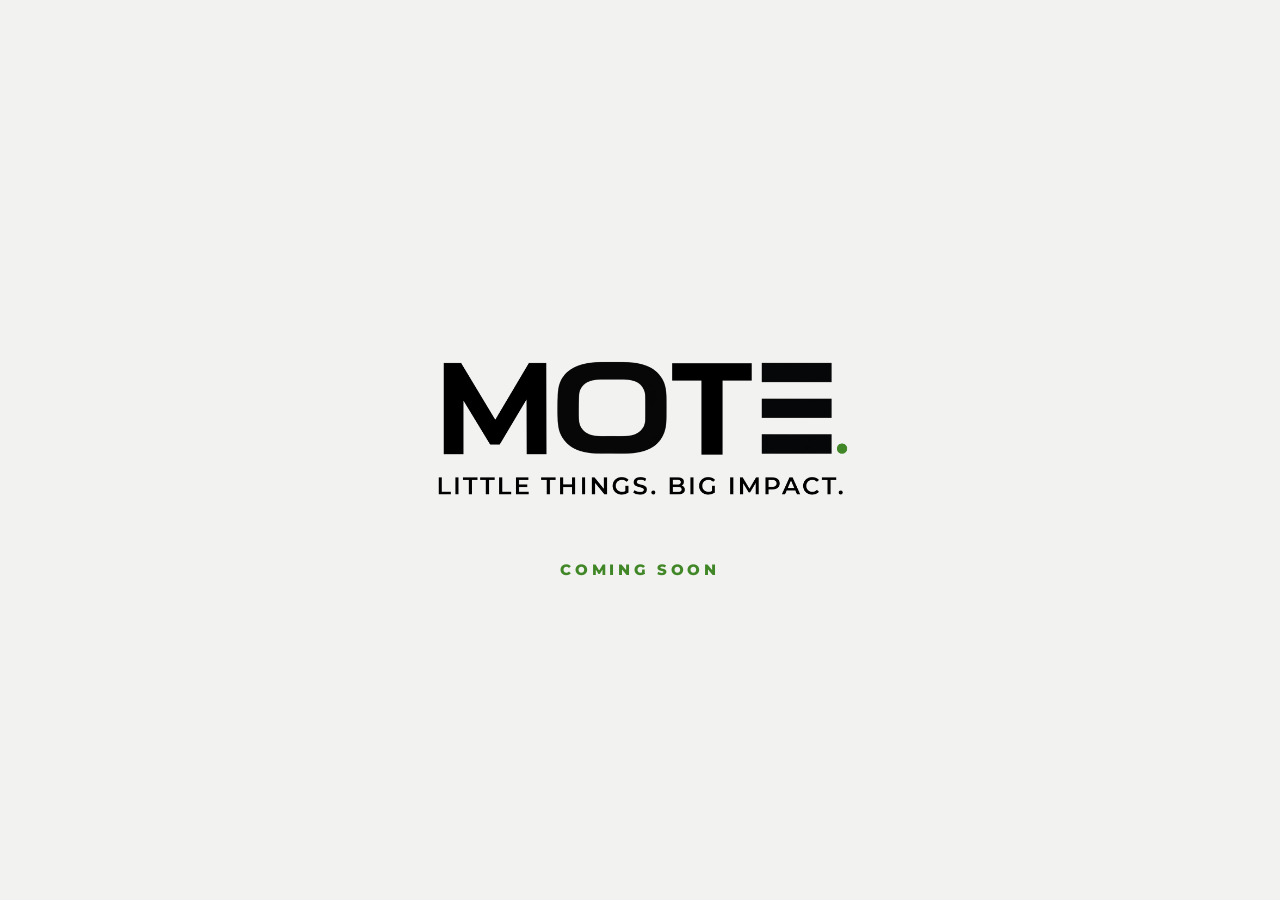
<file: index.html>
<!doctype html>
<html lang="en">
<head>
  <meta charset="utf-8">
  <meta name="viewport" content="width=device-width, initial-scale=1">
  <title>Mote — Coming Soon</title>
  <meta name="description" content="Mote is coming soon.">
  <meta name="theme-color" content="#080F12">
  <link rel="icon" type="image/png" href="assets/mote-favicon.png">
  <link rel="preconnect" href="https://fonts.googleapis.com">
  <link rel="preconnect" href="https://fonts.gstatic.com" crossorigin>
  <link href="https://fonts.googleapis.com/css2?family=Montserrat:wght@400;500;600;700;800;900&display=swap" rel="stylesheet">
  <link rel="stylesheet" href="assets/mote-theme.css">
</head>
<body class="site-page site-coming-soon theme-light">
  <main>
    <img src="assets/mote-logo-complete.png" alt="Mote — Little things. Big impact.">
    <p>Coming soon</p>
  </main>
</body>
</html>
</file>
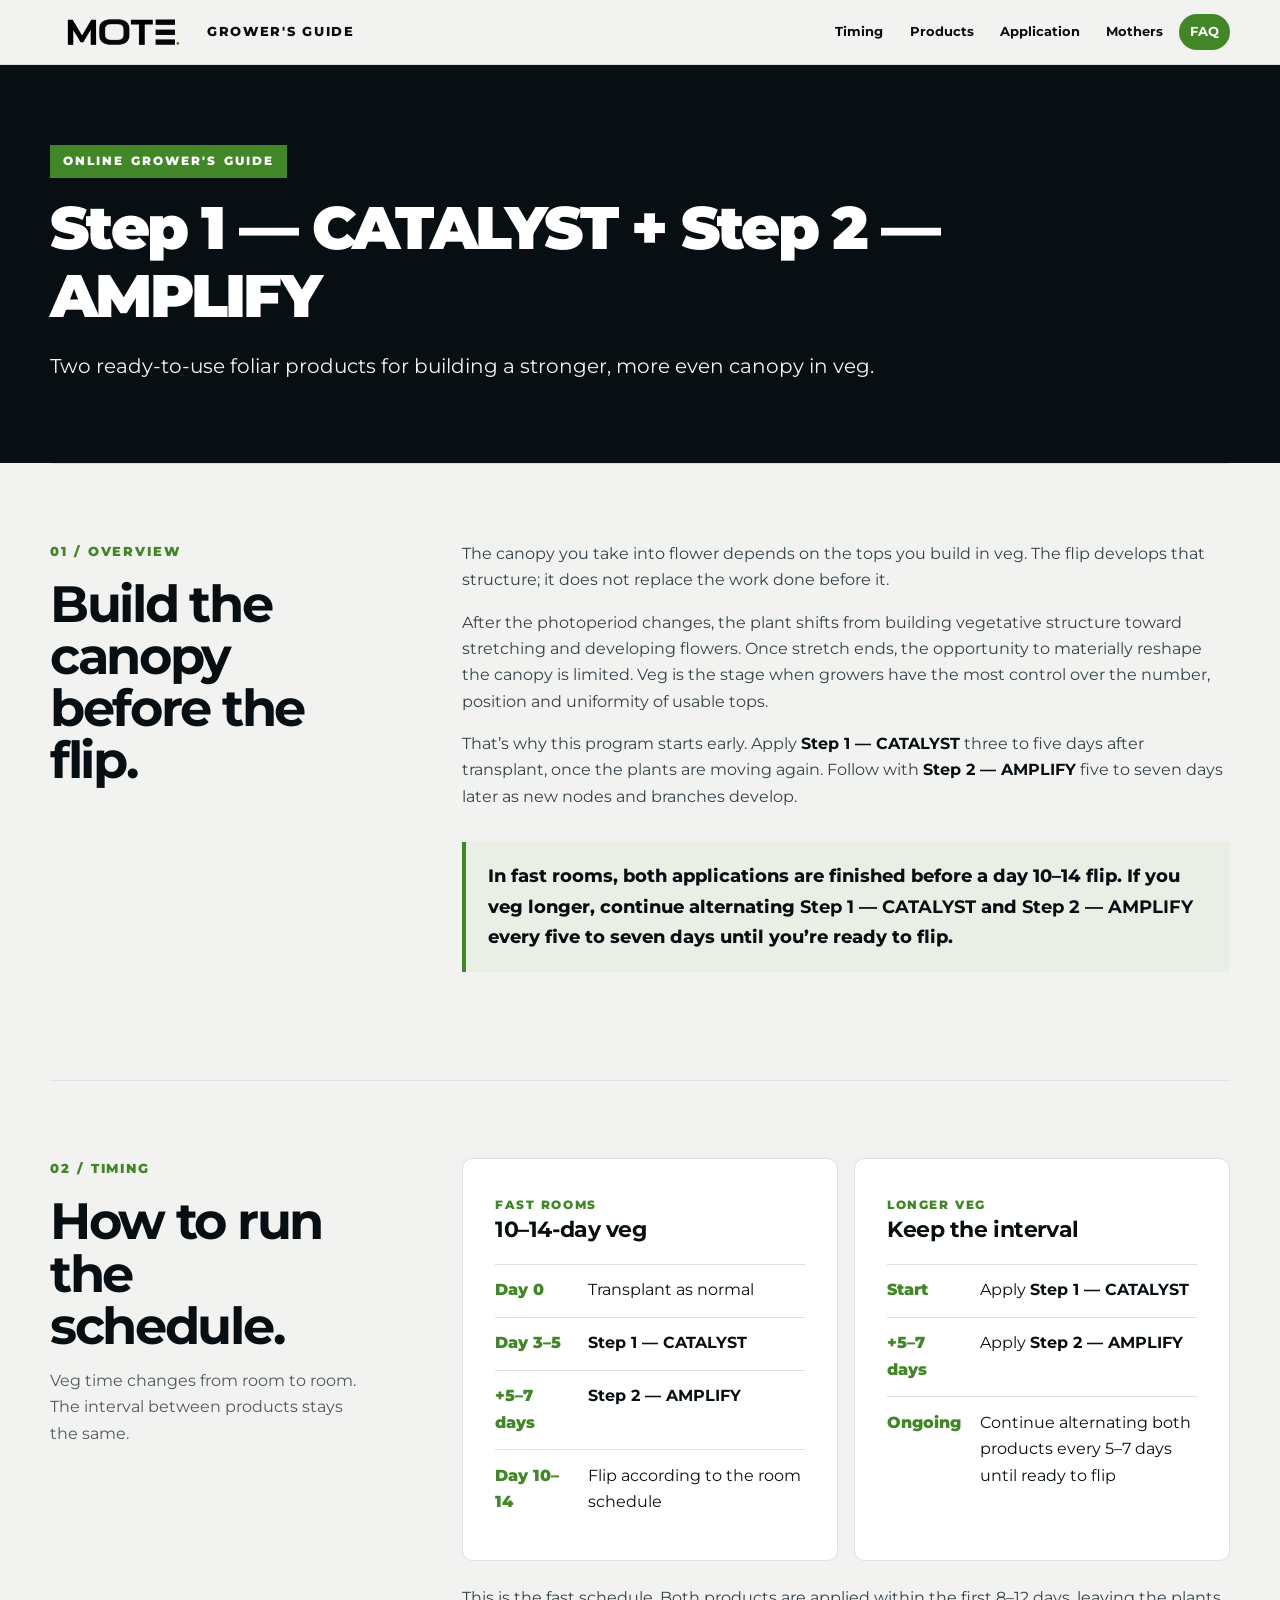
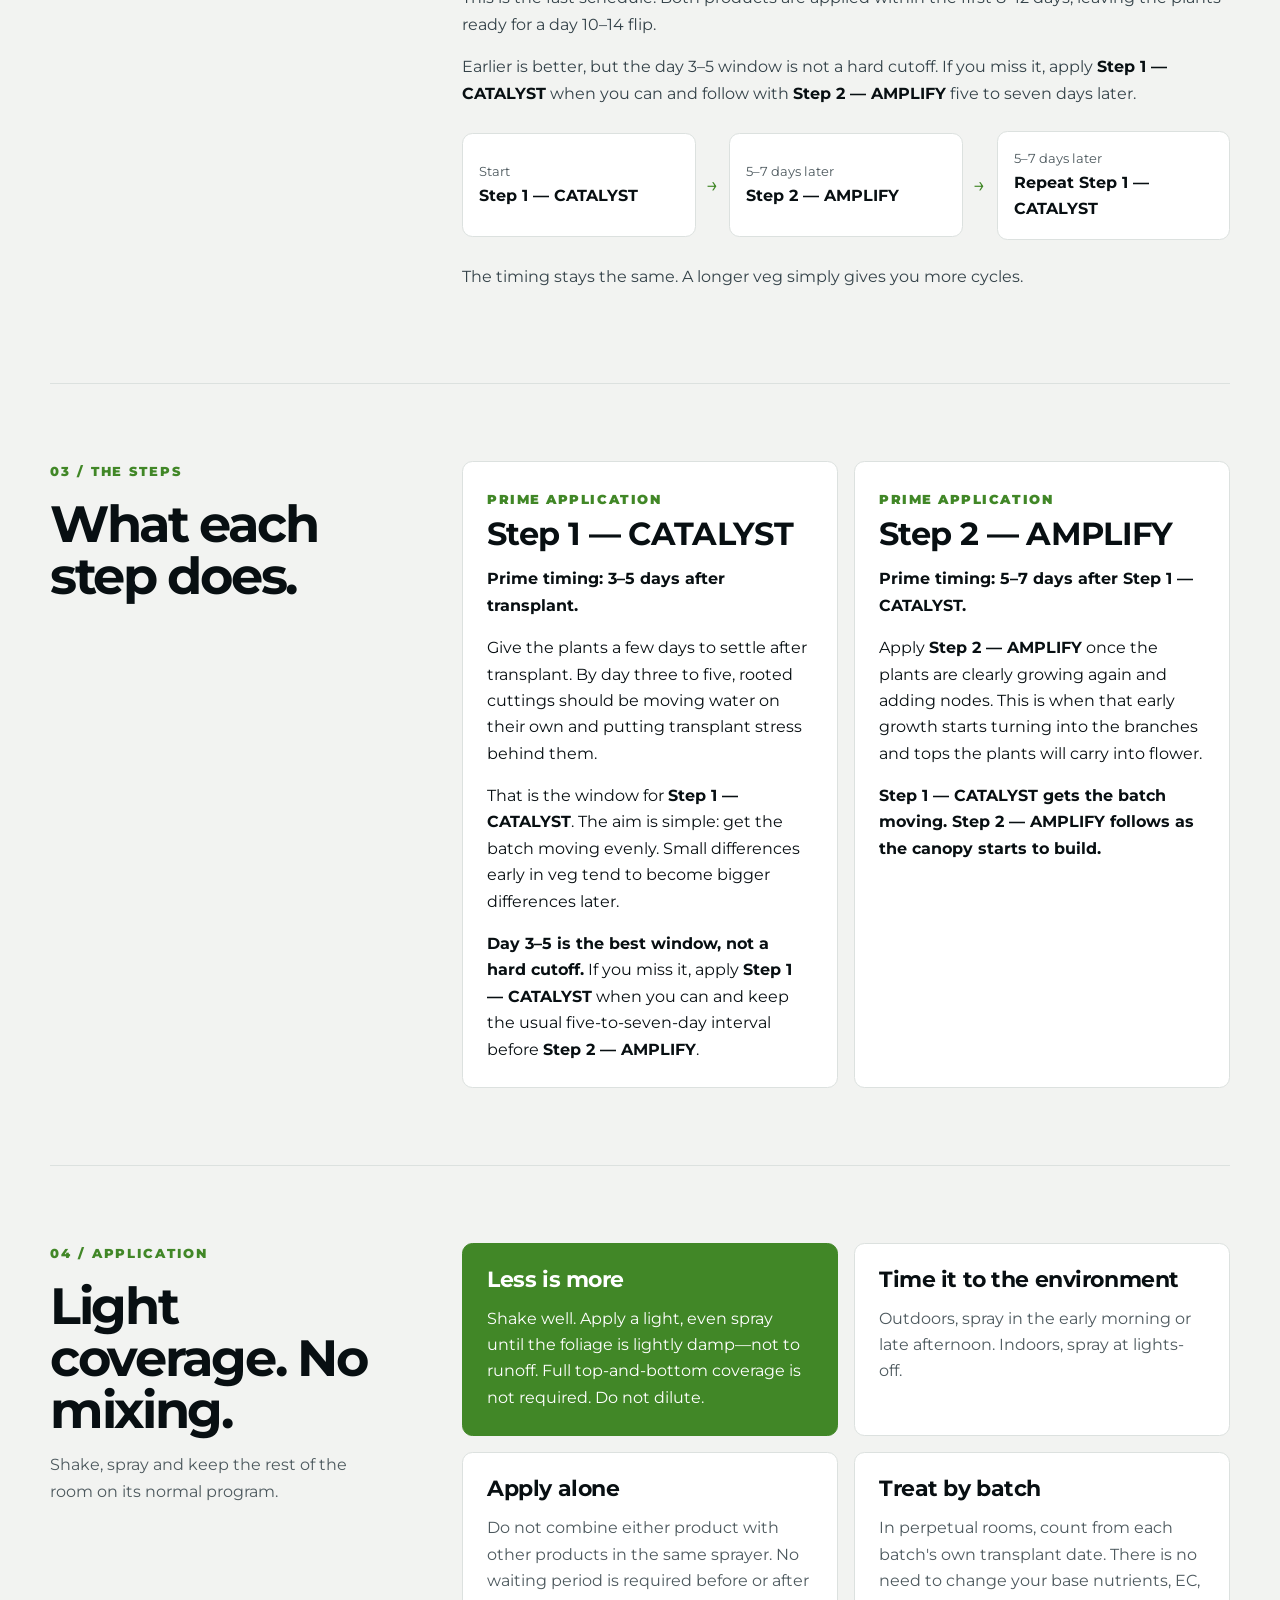
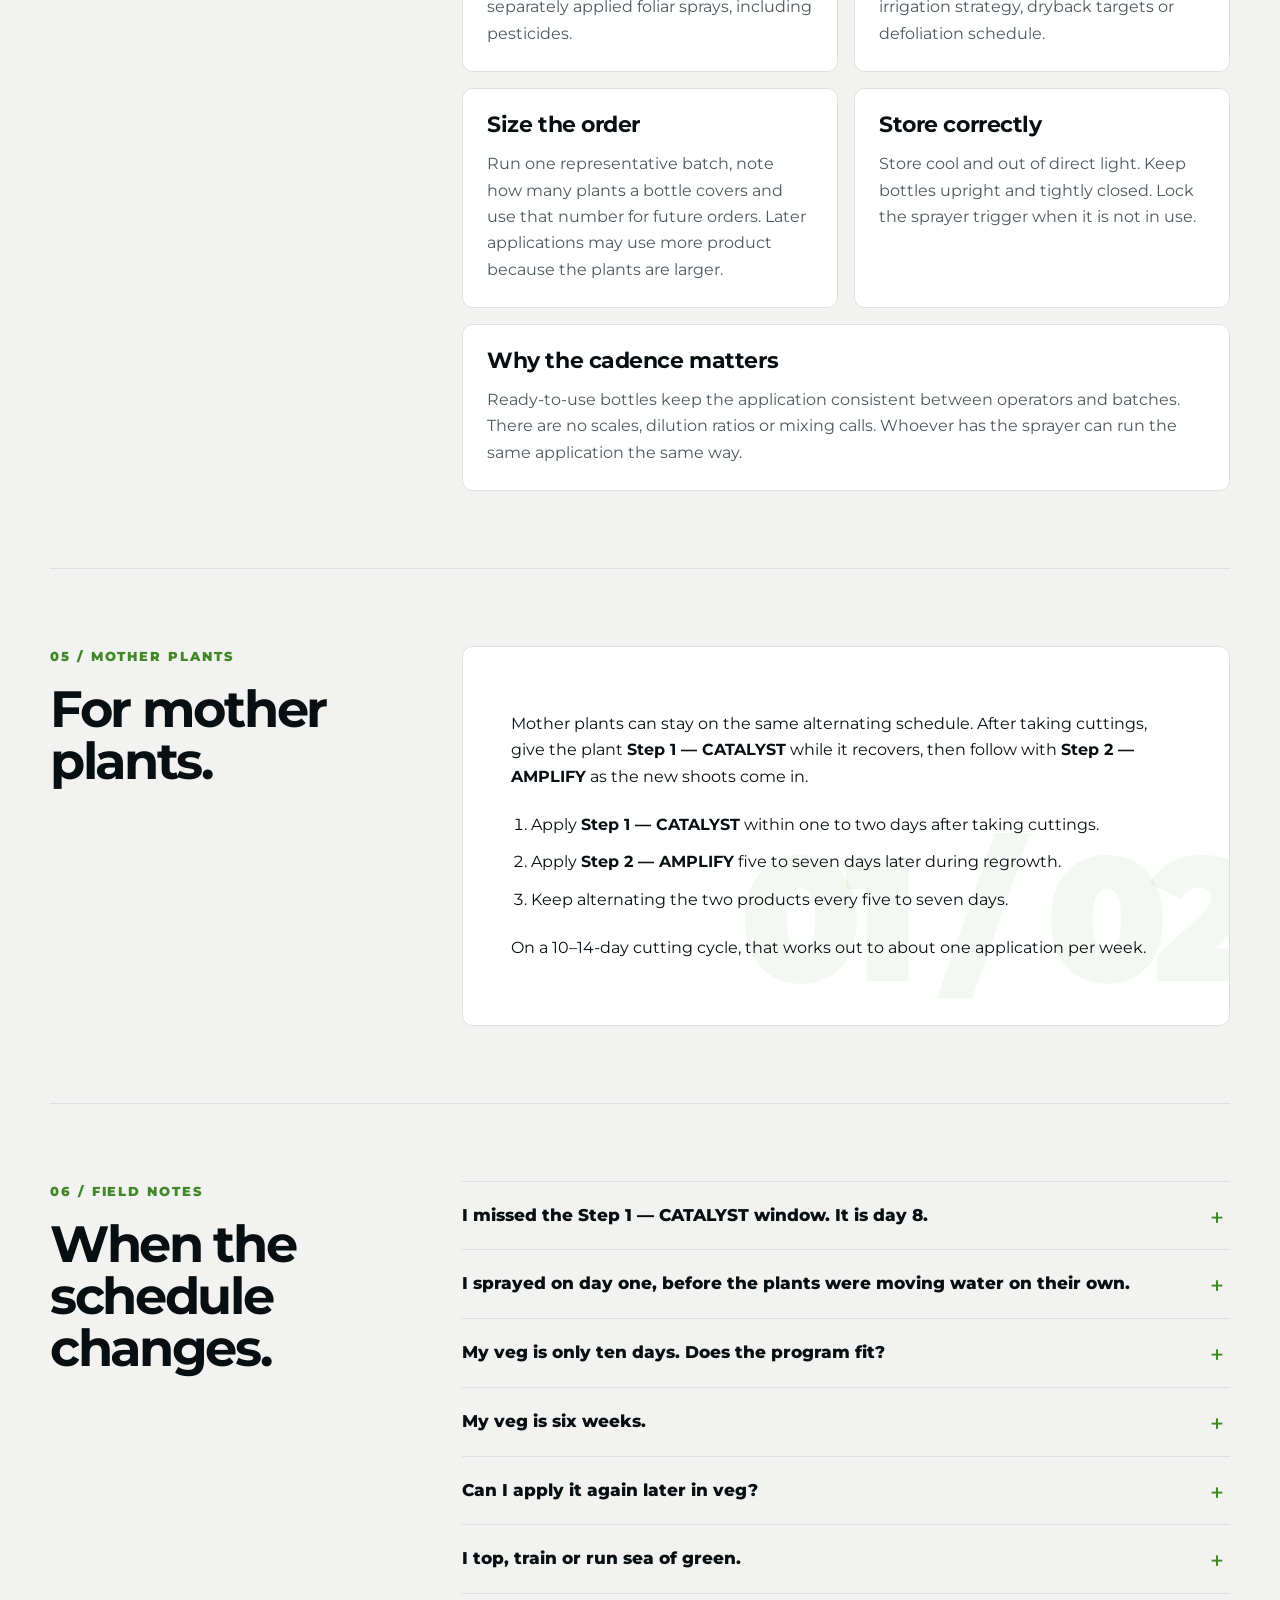
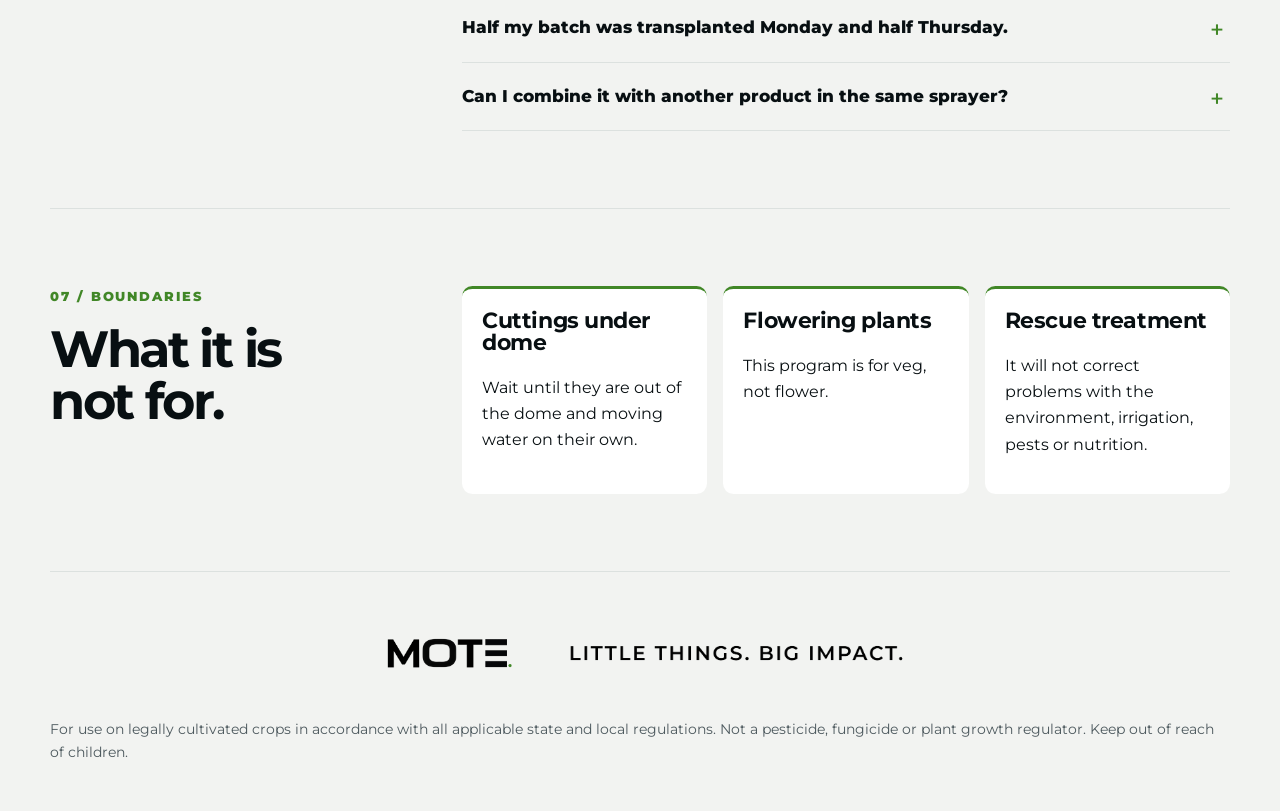
<file: growers-guide/index.html>
<!doctype html>
<html lang="en">
<head>
  <meta charset="utf-8">
  <meta name="viewport" content="width=device-width, initial-scale=1">
  <title>Mote Grower's Guide | Step 1 — CATALYST + Step 2 — AMPLIFY</title>
  <meta name="description" content="Mote application timing and operating guidance for Step 1 — CATALYST and Step 2 — AMPLIFY.">
  <meta name="theme-color" content="#080F12">
  <link rel="icon" type="image/png" href="../assets/mote-favicon.png">
  <link rel="preconnect" href="https://fonts.googleapis.com">
  <link rel="preconnect" href="https://fonts.gstatic.com" crossorigin>
  <link href="https://fonts.googleapis.com/css2?family=Montserrat:wght@400;500;600;700;800;900&display=swap" rel="stylesheet">
  <link rel="stylesheet" href="../assets/mote-theme.css">
</head>
<body class="site-page site-guide">
  <header class="topbar">
    <div class="topbar-inner">
      <a class="brand" href="#top" aria-label="Mote Step 1 — CATALYST and Step 2 — AMPLIFY guide home">
        <img class="brand-logo" src="../assets/mote-logo-notagline.png" alt="Mote">
        <span>Grower's Guide</span>
      </a>
      <nav class="quick-nav" aria-label="Guide sections">
        <a href="#timing">Timing</a>
        <a href="#products">Products</a>
        <a href="#application">Application</a>
        <a href="#mothers">Mothers</a>
        <a href="#faq">FAQ</a>
      </nav>
    </div>
  </header>

  <main id="top">
    <section class="hero theme-dark" aria-labelledby="page-title">
      <div>
        <p class="eyebrow">Online grower's guide</p>
        <h1 id="page-title">Step 1 — CATALYST <span>+</span> Step 2 — AMPLIFY</h1>
        <p class="lede">Two ready-to-use foliar products for building a stronger, more even canopy in veg.</p>
      </div>

      <div class="step-stack" aria-label="Prime 10 to 14 day schedule">
        <div class="step">
          <span class="step-number">1</span>
          <small>Day 3–5</small>
          <b>Step 1 — CATALYST</b>
          <p>Establish an even start after transplant.</p>
        </div>
        <div class="step">
          <span class="step-number">2</span>
          <small>5–7 days later</small>
          <b>Step 2 — AMPLIFY</b>
          <p>Support active growth as nodes and branches develop.</p>
        </div>
        <div class="flip-band">
          <span>Prime flip window</span>
          <span>Day 10–14</span>
        </div>
      </div>
    </section>

    <section class="section" id="overview">
      <div class="section-grid">
        <header class="section-label">
          <span class="index">01 / OVERVIEW</span>
          <h2>Build the canopy before the flip.</h2>
        </header>
        <div class="prose">
          <p>The canopy you take into flower depends on the tops you build in veg. The flip develops that structure; it does not replace the work done before it.</p>
          <p>After the photoperiod changes, the plant shifts from building vegetative structure toward stretching and developing flowers. Once stretch ends, the opportunity to materially reshape the canopy is limited. Veg is the stage when growers have the most control over the number, position and uniformity of usable tops.</p>
          <p>That’s why this program starts early. Apply <strong>Step 1 — CATALYST</strong> three to five days after transplant, once the plants are moving again. Follow with <strong>Step 2 — AMPLIFY</strong> five to seven days later as new nodes and branches develop.</p>
          <div class="pull">In fast rooms, both applications are finished before a day 10–14 flip. If you veg longer, continue alternating <strong>Step 1 — CATALYST</strong> and <strong>Step 2 — AMPLIFY</strong> every five to seven days until you’re ready to flip.</div>
        </div>
      </div>
    </section>

    <section class="section" id="timing">
      <div class="section-grid">
        <header class="section-label">
          <span class="index">02 / TIMING</span>
          <h2>How to run the schedule.</h2>
          <p>Veg time changes from room to room. The interval between products stays the same.</p>
        </header>
        <div>
          <div class="schedule-grid">
            <article class="schedule-card primary">
              <span class="kicker">Fast rooms</span>
              <h3>10–14-day veg</h3>
              <ul class="timeline">
                <li><time>Day 0</time><span>Transplant as normal</span></li>
                <li><time>Day 3–5</time><span><strong>Step 1 — CATALYST</strong></span></li>
                <li><time>+5–7 days</time><span><strong>Step 2 — AMPLIFY</strong></span></li>
                <li><time>Day 10–14</time><span>Flip according to the room schedule</span></li>
              </ul>
            </article>
            <article class="schedule-card">
              <span class="kicker">Longer veg</span>
              <h3>Keep the interval</h3>
              <ul class="timeline">
                <li><time>Start</time><span>Apply <strong>Step 1 — CATALYST</strong></span></li>
                <li><time>+5–7 days</time><span>Apply <strong>Step 2 — AMPLIFY</strong></span></li>
                <li><time>Ongoing</time><span>Continue alternating both products every 5–7 days until ready to flip</span></li>
              </ul>
            </article>
          </div>

          <div class="prose">
            <p>This is the fast schedule. Both products are applied within the first 8–12 days, leaving the plants ready for a day 10–14 flip.</p>
            <p>Earlier is better, but the day 3–5 window is not a hard cutoff. If you miss it, apply <strong>Step 1 — CATALYST</strong> when you can and follow with <strong>Step 2 — AMPLIFY</strong> five to seven days later.</p>
          </div>

          <div class="cycle" aria-label="Alternating application cycle">
            <div class="cycle-node"><small>Start</small><strong>Step 1 — CATALYST</strong></div>
            <span class="cycle-arrow" aria-hidden="true">→</span>
            <div class="cycle-node"><small>5–7 days later</small><strong>Step 2 — AMPLIFY</strong></div>
            <span class="cycle-arrow" aria-hidden="true">→</span>
            <div class="cycle-node"><small>5–7 days later</small><strong>Repeat Step 1 — CATALYST</strong></div>
          </div>
          <div class="prose">
            <p>The timing stays the same. A longer veg simply gives you more cycles.</p>
          </div>
        </div>
      </div>
    </section>

    <section class="section" id="products">
      <div class="section-grid">
        <header class="section-label">
          <span class="index">03 / THE STEPS</span>
          <h2>What each step does.</h2>
        </header>
        <div class="product-grid">
          <article class="product">
            <span class="number">Prime application</span>
            <h3>Step 1 — CATALYST</h3>
            <p><strong>Prime timing: 3–5 days after transplant.</strong></p>
            <p>Give the plants a few days to settle after transplant. By day three to five, rooted cuttings should be moving water on their own and putting transplant stress behind them.</p>
            <p>That is the window for <strong>Step 1 — CATALYST</strong>. The aim is simple: get the batch moving evenly. Small differences early in veg tend to become bigger differences later.</p>
            <p><strong>Day 3–5 is the best window, not a hard cutoff.</strong> If you miss it, apply <strong>Step 1 — CATALYST</strong> when you can and keep the usual five-to-seven-day interval before <strong>Step 2 — AMPLIFY</strong>.</p>
          </article>
          <article class="product">
            <span class="number">Prime application</span>
            <h3>Step 2 — AMPLIFY</h3>
            <p><strong>Prime timing: 5–7 days after Step 1 — CATALYST.</strong></p>
            <p>Apply <strong>Step 2 — AMPLIFY</strong> once the plants are clearly growing again and adding nodes. This is when that early growth starts turning into the branches and tops the plants will carry into flower.</p>
            <p><strong>Step 1 — CATALYST gets the batch moving. Step 2 — AMPLIFY follows as the canopy starts to build.</strong></p>
          </article>
        </div>
      </div>
    </section>

    <section class="section" id="application">
      <div class="section-grid">
        <header class="section-label">
          <span class="index">04 / APPLICATION</span>
          <h2>Light coverage. No mixing.</h2>
          <p>Shake, spray and keep the rest of the room on its normal program.</p>
        </header>
        <div class="rules">
          <article class="rule acid">
            <h3>Less is more</h3>
            <p>Shake well. Apply a light, even spray until the foliage is lightly damp—not to runoff. Full top-and-bottom coverage is not required. Do not dilute.</p>
          </article>
          <article class="rule">
            <h3>Time it to the environment</h3>
            <p>Outdoors, spray in the early morning or late afternoon. Indoors, spray at lights-off.</p>
          </article>
          <article class="rule">
            <h3>Apply alone</h3>
            <p>Do not combine either product with other products in the same sprayer. No waiting period is required before or after separately applied foliar sprays, including pesticides.</p>
          </article>
          <article class="rule">
            <h3>Treat by batch</h3>
            <p>In perpetual rooms, count from each batch's own transplant date. There is no need to change your base nutrients, EC, irrigation strategy, dryback targets or defoliation schedule.</p>
          </article>
          <article class="rule">
            <h3>Size the order</h3>
            <p>Run one representative batch, note how many plants a bottle covers and use that number for future orders. Later applications may use more product because the plants are larger.</p>
          </article>
          <article class="rule">
            <h3>Store correctly</h3>
            <p>Store cool and out of direct light. Keep bottles upright and tightly closed. Lock the sprayer trigger when it is not in use.</p>
          </article>
          <article class="rule wide">
            <h3>Why the cadence matters</h3>
            <p>Ready-to-use bottles keep the application consistent between operators and batches. There are no scales, dilution ratios or mixing calls. Whoever has the sprayer can run the same application the same way.</p>
          </article>
        </div>
      </div>
    </section>

    <section class="section" id="mothers">
      <div class="section-grid">
        <header class="section-label">
          <span class="index">05 / MOTHER PLANTS</span>
          <h2>For mother plants.</h2>
        </header>
        <article class="mother">
          <p>Mother plants can stay on the same alternating schedule. After taking cuttings, give the plant <strong>Step 1 — CATALYST</strong> while it recovers, then follow with <strong>Step 2 — AMPLIFY</strong> as the new shoots come in.</p>
          <ol>
            <li>Apply <strong>Step 1 — CATALYST</strong> within one to two days after taking cuttings.</li>
            <li>Apply <strong>Step 2 — AMPLIFY</strong> five to seven days later during regrowth.</li>
            <li>Keep alternating the two products every five to seven days.</li>
          </ol>
          <p>On a 10–14-day cutting cycle, that works out to about one application per week.</p>
        </article>
      </div>
    </section>

    <section class="section" id="faq">
      <div class="section-grid">
        <header class="section-label">
          <span class="index">06 / FIELD NOTES</span>
          <h2>When the schedule changes.</h2>
        </header>
        <div class="faq-list">
          <details>
            <summary>I missed the Step 1 — CATALYST window. It is day 8.</summary>
            <p>Apply Step 1 — CATALYST when you can, then apply Step 2 — AMPLIFY five to seven days later. Day three to five is the best window, but day eight is not too late.</p>
          </details>
          <details>
            <summary>I sprayed on day one, before the plants were moving water on their own.</summary>
            <p>Stay on schedule. Apply Step 2 — AMPLIFY five to seven days later, once the plants are moving and growing again.</p>
          </details>
          <details>
            <summary>My veg is only ten days. Does the program fit?</summary>
            <p>Yes. Apply Step 1 — CATALYST on day three and Step 2 — AMPLIFY five days later. Both applications are finished by day eight.</p>
          </details>
          <details>
            <summary>My veg is six weeks.</summary>
            <p>Apply Step 1 — CATALYST, followed by Step 2 — AMPLIFY five to seven days later. Continue alternating the two products every five to seven days until the plants are ready to flip.</p>
          </details>
          <details>
            <summary>Can I apply it again later in veg?</summary>
            <p>Yes. Keep alternating Step 1 — CATALYST and Step 2 — AMPLIFY every five to seven days until the plants are ready to flip.</p>
          </details>
          <details>
            <summary>I top, train or run sea of green.</summary>
            <p>Keep doing what works in your room. These products do not replace topping, training, spacing or trellising.</p>
          </details>
          <details>
            <summary>Half my batch was transplanted Monday and half Thursday.</summary>
            <p>Treat them as two batches and count from each transplant date. Do not combine the spray days just to make the calendar easier.</p>
          </details>
          <details>
            <summary>Can I combine it with another product in the same sprayer?</summary>
            <p>No. Spray each product on its own. There is no required waiting period before or after other foliar sprays, including pesticides.</p>
          </details>
        </div>
      </div>
    </section>

    <section class="section" id="limits">
      <div class="section-grid">
        <header class="section-label">
          <span class="index">07 / BOUNDARIES</span>
          <h2>What it is not for.</h2>
        </header>
        <div class="limits">
          <article class="limit">
            <h3>Cuttings under dome</h3>
            <p>Wait until they are out of the dome and moving water on their own.</p>
          </article>
          <article class="limit">
            <h3>Flowering plants</h3>
            <p>This program is for veg, not flower.</p>
          </article>
          <article class="limit">
            <h3>Rescue treatment</h3>
            <p>It will not correct problems with the environment, irrigation, pests or nutrition.</p>
          </article>
        </div>
      </div>
    </section>
  </main>

  <footer>
    <div class="footer-brand">
      <img class="footer-logo" src="../assets/mote-logo-notagline.png" alt="Mote">
      <img class="footer-tagline" src="../assets/mote-tagline.png" alt="Little things. Big impact.">
    </div>
    For use on legally cultivated crops in accordance with all applicable state and local regulations. Not a pesticide, fungicide or plant growth regulator. Keep out of reach of children.
  </footer>

  <script>
    const links = [...document.querySelectorAll('.quick-nav a')];
    const sections = links.map(link => document.querySelector(link.hash)).filter(Boolean);
    const observer = new IntersectionObserver(entries => {
      entries.forEach(entry => {
        if (!entry.isIntersecting) return;
        links.forEach(link => link.classList.toggle('active', link.hash === '#' + entry.target.id));
      });
    }, { rootMargin: '-20% 0px -70% 0px' });
    sections.forEach(section => observer.observe(section));
  </script>
</body>
</html>
</file>
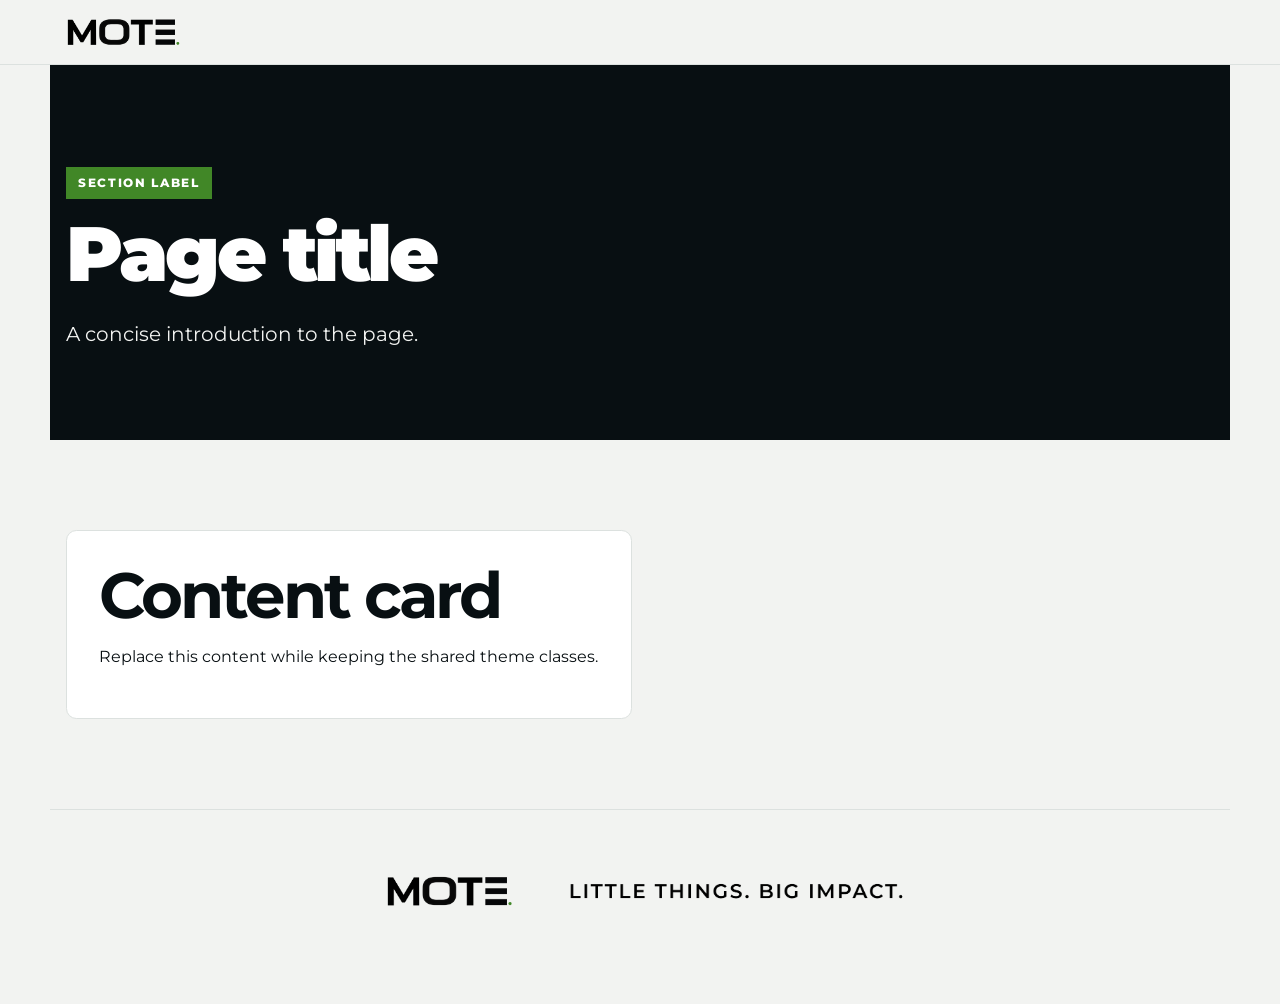
<file: theme/page-template.html>
<!doctype html>
<html lang="en">
<head>
  <meta charset="utf-8">
  <meta name="viewport" content="width=device-width, initial-scale=1">
  <title>Page title | Mote</title>
  <meta name="description" content="Page description.">
  <meta name="theme-color" content="#080F12">
  <link rel="icon" type="image/png" href="../assets/mote-favicon.png">
  <link rel="preconnect" href="https://fonts.googleapis.com">
  <link rel="preconnect" href="https://fonts.gstatic.com" crossorigin>
  <link href="https://fonts.googleapis.com/css2?family=Montserrat:wght@400;500;600;700;800;900&display=swap" rel="stylesheet">
  <link rel="stylesheet" href="../assets/mote-theme.css">
</head>
<body class="site-page theme-light">
  <header class="topbar">
    <div class="topbar-inner">
      <a class="brand" href="/" aria-label="Mote home">
        <img class="brand-logo" src="../assets/mote-logo-notagline.png" alt="Mote">
      </a>
    </div>
  </header>

  <main>
    <section class="site-hero theme-dark">
      <div class="site-shell">
        <p class="site-kicker">Section label</p>
        <h1 class="site-hero__title">Page title</h1>
        <p class="lede">A concise introduction to the page.</p>
      </div>
    </section>

    <section class="site-section theme-light">
      <div class="site-shell">
        <div class="site-grid">
          <article class="site-card" style="grid-column: span 6">
            <h2>Content card</h2>
            <p>Replace this content while keeping the shared theme classes.</p>
          </article>
        </div>
      </div>
    </section>
  </main>

  <footer class="site-footer">
    <div class="footer-brand">
      <img class="footer-logo" src="../assets/mote-logo-notagline.png" alt="Mote">
      <img class="footer-tagline" src="../assets/mote-tagline.png" alt="Little things. Big impact.">
    </div>
  </footer>
</body>
</html>
</file>
<file: assets/mote-theme.css>
:root {
      color-scheme: light;
      --mote-ink: #080F12;
      --mote-green: #418727;
      --mote-white: #FFFFFF;
      --mote-soft-white: #F2F3F1;
      --ink: var(--mote-ink);
      --panel: var(--mote-white);
      --panel-2: var(--mote-white);
      --paper: var(--mote-ink);
      --muted: #4d595e;
      --line: #dce1df;
      --acid: var(--mote-green);
      --acid-soft: #e9efe5;
      --white: var(--mote-ink);
      --max: 1180px;
      --radius: 1rem;
    }

    * { box-sizing: border-box; }
    html { scroll-behavior: smooth; scroll-padding-top: 5rem; }
    body {
      margin: 0;
      background: var(--mote-soft-white);
      color: var(--paper);
      font-family: Montserrat, ui-sans-serif, system-ui, -apple-system, BlinkMacSystemFont, "Segoe UI", sans-serif;
      font-size: 1rem;
      line-height: 1.65;
    }

    a { color: inherit; }
    strong { color: var(--white); }
    ::selection { background: var(--acid); color: var(--ink); }

    .topbar {
      position: sticky;
      top: 0;
      z-index: 10;
      border-bottom: 1px solid rgba(11,15,13,.28);
      background: rgba(65,135,39,.94);
      backdrop-filter: blur(14px);
    }

    .topbar-inner {
      width: min(var(--max), calc(100% - 2rem));
      min-height: 4rem;
      margin: auto;
      display: flex;
      align-items: center;
      justify-content: space-between;
      gap: 1rem;
    }

    .brand {
      display: inline-flex;
      align-items: center;
      gap: .8rem;
      text-decoration: none;
      color: var(--ink);
      font-size: .82rem;
      font-weight: 800;
      letter-spacing: .13em;
      text-transform: uppercase;
      white-space: nowrap;
    }

    .brand-logo {
      display: block;
      width: 7.4rem;
      height: 2rem;
      object-fit: contain;
      object-position: left center;
    }

    .quick-nav {
      display: flex;
      gap: .25rem;
      overflow-x: auto;
      scrollbar-width: none;
    }

    .quick-nav::-webkit-scrollbar { display: none; }
    .quick-nav a {
      padding: .45rem .7rem;
      border-radius: 999px;
      color: rgba(11,15,13,.72);
      text-decoration: none;
      font-size: .82rem;
      font-weight: 700;
      white-space: nowrap;
    }
    .quick-nav a:hover,
    .quick-nav a:focus-visible,
    .quick-nav a.active {
      color: var(--paper);
      background: var(--ink);
      outline: none;
    }

    main {
      width: min(var(--max), calc(100% - 2rem));
      margin: 0 auto;
    }

    .hero {
      min-height: calc(100vh - 4rem);
      padding: clamp(3rem, 8vw, 7rem) 0 4rem;
      display: grid;
      grid-template-columns: minmax(0, 1.15fr) minmax(20rem, .85fr);
      gap: clamp(2rem, 6vw, 6rem);
      align-items: center;
    }

    .eyebrow {
      margin: 0 0 1rem;
      color: var(--acid);
      font-size: .78rem;
      font-weight: 850;
      letter-spacing: .17em;
      text-transform: uppercase;
    }

    h1, h2, h3 {
      margin-top: 0;
      color: var(--white);
      line-height: 1.02;
      letter-spacing: -.045em;
    }

    h1 {
      max-width: 9ch;
      margin-bottom: 1.25rem;
      font-size: clamp(3.6rem, 9vw, 7.7rem);
      font-weight: 900;
    }

    h1 span { color: var(--acid); }
    h2 { margin-bottom: 1rem; font-size: clamp(2.1rem, 5vw, 4.2rem); }
    h3 { font-size: 1.35rem; letter-spacing: -.02em; }

    .lede {
      max-width: 42rem;
      margin: 0;
      color: #c5cec2;
      font-size: clamp(1.08rem, 2vw, 1.28rem);
    }

    .step-stack {
      border: 1px solid var(--line);
      background: rgba(18,24,20,.84);
      box-shadow: 0 2rem 5rem rgba(0,0,0,.32);
    }

    .step {
      position: relative;
      padding: 1.4rem 1.5rem 1.5rem 5rem;
      min-height: 7.4rem;
    }
    .step + .step { border-top: 1px solid var(--line); }
    .step-number {
      position: absolute;
      left: 1.4rem;
      top: 1.55rem;
      width: 2.35rem;
      height: 2.35rem;
      display: grid;
      place-items: center;
      border: 1px solid var(--acid);
      color: var(--acid);
      font-weight: 900;
    }
    .step small {
      display: block;
      color: var(--muted);
      font-weight: 750;
      text-transform: uppercase;
      letter-spacing: .08em;
    }
    .step b {
      display: block;
      margin: .2rem 0;
      color: var(--white);
      font-size: 1.45rem;
    }
    .step p { margin: 0; color: var(--muted); }

    .flip-band {
      padding: .9rem 1.4rem;
      display: flex;
      align-items: center;
      justify-content: space-between;
      gap: 1rem;
      background: var(--acid);
      color: var(--ink);
      font-weight: 850;
    }
    .flip-band span:last-child { font-size: 1.25rem; }

    .section {
      padding: clamp(4.5rem, 9vw, 8rem) 0;
      border-top: 1px solid var(--line);
    }

    .section-grid {
      display: grid;
      grid-template-columns: minmax(13rem, .42fr) minmax(0, 1fr);
      gap: clamp(2rem, 7vw, 7rem);
    }

    .section-label {
      position: sticky;
      top: 6rem;
      align-self: start;
    }
    .section-label .index {
      display: block;
      margin-bottom: 1rem;
      color: var(--acid);
      font-size: .8rem;
      font-weight: 850;
      letter-spacing: .15em;
    }
    .section-label h2 { font-size: clamp(2rem, 4vw, 3.4rem); }
    .section-label p { color: var(--muted); }

    .prose { max-width: 48rem; }
    .prose > p:first-child { margin-top: 0; }
    .prose p { color: #c1cbc0; }
    .schedule-grid + .prose,
    .cycle + .prose { margin-top: 1.5rem; }
    .prose .pull {
      margin: 2rem 0;
      padding: 1.2rem 1.4rem;
      border-left: 4px solid var(--acid);
      background: var(--acid-soft);
      color: var(--white);
      font-size: 1.15rem;
      font-weight: 750;
    }

    .schedule-grid {
      display: grid;
      grid-template-columns: repeat(2, minmax(0, 1fr));
      gap: 1rem;
    }
    .schedule-card {
      padding: clamp(1.3rem, 3vw, 2rem);
      border: 1px solid var(--line);
      background: var(--panel);
    }
    .schedule-card.primary {
      border-color: rgba(65,135,39,.7);
      background: linear-gradient(145deg, rgba(65,135,39,.1), var(--panel) 52%);
    }
    .kicker {
      color: var(--acid);
      font-size: .75rem;
      font-weight: 850;
      letter-spacing: .13em;
      text-transform: uppercase;
    }

    .timeline {
      margin: 1.5rem 0 0;
      padding: 0;
      list-style: none;
    }
    .timeline li {
      display: grid;
      grid-template-columns: 4.8rem 1fr;
      gap: 1rem;
      padding: .8rem 0;
      border-top: 1px solid var(--line);
    }
    .timeline time {
      color: var(--acid);
      font-weight: 850;
    }

    .cycle {
      margin-top: 1.5rem;
      display: grid;
      grid-template-columns: 1fr auto 1fr auto 1fr;
      align-items: center;
      gap: .65rem;
    }
    .cycle-node {
      min-height: 6.5rem;
      padding: 1rem;
      display: grid;
      align-content: center;
      border: 1px solid var(--line);
      background: var(--panel-2);
    }
    .cycle-node small { color: var(--muted); }
    .cycle-arrow { color: var(--acid); font-size: 1.3rem; }

    .product-grid,
    .rules {
      display: grid;
      grid-template-columns: repeat(2, minmax(0, 1fr));
      gap: 1rem;
    }
    .product,
    .rule {
      padding: 1.5rem;
      border: 1px solid var(--line);
      background: var(--panel);
    }
    .product .number {
      color: var(--acid);
      font-size: .8rem;
      font-weight: 900;
      letter-spacing: .12em;
      text-transform: uppercase;
    }
    .product h3 { margin: .35rem 0 1rem; font-size: 2rem; }
    .product p:last-child, .rule p:last-child { margin-bottom: 0; }
    .rule h3 { margin-bottom: .65rem; }
    .rule p { color: var(--muted); }
    .rule.wide { grid-column: 1 / -1; }
    .rule.acid {
      background: var(--acid);
      border-color: var(--acid);
      color: var(--ink);
    }
    .rule.acid h3,
    .rule.acid p,
    .rule.acid strong { color: var(--ink); }

    .mother {
      position: relative;
      overflow: hidden;
      padding: clamp(1.5rem, 4vw, 3rem);
      border: 1px solid var(--line);
      background: var(--panel);
    }
    .mother::after {
      content: "01 / 02";
      position: absolute;
      right: -1rem;
      bottom: -2.4rem;
      color: rgba(65,135,39,.06);
      font-size: clamp(5rem, 14vw, 11rem);
      font-weight: 950;
      letter-spacing: -.08em;
      pointer-events: none;
    }
    .mother p, .mother ol { position: relative; z-index: 1; }
    .mother ol { padding-left: 1.25rem; }
    .mother li { padding: .35rem 0; }

    .faq-list { border-top: 1px solid var(--line); }
    details { border-bottom: 1px solid var(--line); }
    summary {
      padding: 1.25rem 3rem 1.25rem 0;
      cursor: pointer;
      color: var(--white);
      font-size: 1.05rem;
      font-weight: 800;
      list-style: none;
      position: relative;
    }
    summary::-webkit-details-marker { display: none; }
    summary::after {
      content: "+";
      position: absolute;
      right: .35rem;
      top: 1rem;
      color: var(--acid);
      font-size: 1.5rem;
      font-weight: 500;
    }
    details[open] summary::after { content: "−"; }
    details p { margin: -.35rem 3rem 1.4rem 0; color: var(--muted); }

    .limits {
      display: grid;
      grid-template-columns: repeat(3, minmax(0, 1fr));
      gap: 1rem;
    }
    .limit {
      padding: 1.25rem;
      border-top: 3px solid var(--acid);
      background: var(--panel);
    }

    footer {
      width: min(var(--max), calc(100% - 2rem));
      margin: 0 auto;
      padding: 2rem 0 3rem;
      border-top: 1px solid var(--line);
      color: var(--muted);
      font-size: .86rem;
    }

    @media (max-width: 860px) {
      .hero { min-height: auto; grid-template-columns: 1fr; }
      .section-grid { grid-template-columns: 1fr; }
      .section-label { position: static; }
      .section-label p { max-width: 38rem; }
      .quick-nav { max-width: 67vw; }
    }

    @media (max-width: 640px) {
      .topbar-inner { width: min(100% - 1rem, var(--max)); }
      .brand span:last-child { display: none; }
      main, footer { width: min(100% - 1.25rem, var(--max)); }
      h1 { font-size: clamp(3.2rem, 18vw, 5rem); }
      .hero { padding-top: 3.5rem; }
      .schedule-grid,
      .product-grid,
      .rules,
      .limits { grid-template-columns: 1fr; }
      .cycle { grid-template-columns: 1fr; }
      .cycle-arrow { transform: rotate(90deg); justify-self: center; }
      .quick-nav a { font-size: .75rem; padding-inline: .6rem; }
      .step { padding-left: 4.5rem; }
    }

    @media (prefers-reduced-motion: reduce) {
      html { scroll-behavior: auto; }
    }

    @media print {
      :root { color-scheme: light; }
      body { background: white; color: #111; }
      .topbar { display: none; }
      main, footer { width: 100%; }
      .hero { min-height: auto; padding: 2rem 0; grid-template-columns: 1fr 1fr; }
      .section { padding: 2rem 0; break-inside: avoid; }
      .section-label { position: static; }
      .step-stack, .schedule-card, .product, .rule, .mother, .limit { box-shadow: none; }
    }

    /* Mote brand: light reading surfaces, dark hero, green accents. */
    .topbar { background: rgba(242,243,241,.97); border-color: var(--line); }
    .quick-nav a { color: #080F12; }
    .quick-nav a:hover, .quick-nav a:focus-visible, .quick-nav a.active { background: #418727; color: #FFFFFF; }
    .brand-logo { width: 9rem; height: 3.4rem; }
    .hero {
      position: relative; isolation: isolate; min-height: auto;
      display: block; padding: clamp(3rem,7vw,5rem) 0;
      color: #FFFFFF;
    }
    .hero::before { content: ""; position: absolute; inset: 0 calc((min(1180px, 100vw - 2rem) - 100vw)/2); background: #080F12; z-index: -1; }
    h1 { max-width: 24ch; font-size: clamp(2rem,4.7vw,4.2rem); line-height: 1.12; overflow-wrap: anywhere; }
    .hero h1, .hero h1 span { color: #FFFFFF; }
    .hero .eyebrow { display: inline-block; background: #418727; color: #FFFFFF; padding: .4rem .8rem; }
    .lede { color: #F2F3F1; max-width: 52rem; }
    .step-stack { display: none; }
    .section { padding: clamp(3rem,6vw,5rem) 0; }
    .prose p { color: #344249; }
    .prose .pull { color: #080F12; }
    .schedule-card, .product, .rule, .mother, .limit, .cycle-node { border-radius: .65rem; }
    .schedule-card.primary { background: #FFFFFF; border-color: #dce1df; }
    .rule.acid { background: #418727; }
    .rule.acid h3, .rule.acid p, .rule.acid strong { color: #FFFFFF; }
    .mother::after { color: rgba(65,135,39,.06); }
    .footer-brand { display: flex; justify-content: center; align-items: center; gap: 2rem; padding: 1rem 0 2rem; }
    .footer-brand .footer-logo { width: 10rem; height: auto; }
    .footer-brand .footer-tagline { width: min(22rem,55%); height: auto; }
    @media (max-width:640px) {
      .topbar-inner { flex-wrap: wrap; justify-content: center; padding: .35rem 0; }
      .quick-nav { max-width: 100%; width: 100%; justify-content: center; }
      .hero::before { inset-inline: -.625rem; }
      .footer-brand { flex-direction: column; gap: .25rem; }
      .footer-brand .footer-tagline { width: min(22rem,100%); }
    }
    @media print { .hero::before { display:none; } .hero h1,.hero h1 span,.lede { color:#080F12; } }

/* Reusable site-wide surface themes and components */
.theme-light { background: #F2F3F1; color: #080F12; }
.theme-dark { background: #080F12; color: #FFFFFF; }
.theme-green { background: #418727; color: #FFFFFF; }
.theme-dark :is(h1,h2,h3,strong), .theme-green :is(h1,h2,h3,strong) { color: #FFFFFF; }

.site-shell { width: min(var(--max), calc(100% - 2rem)); margin-inline: auto; }
.site-kicker {
  display: inline-flex; align-items: center; min-height: 2rem; padding: .35rem .75rem;
  background: #418727; color: #FFFFFF; font-size: .75rem; font-weight: 800;
  letter-spacing: .14em; text-transform: uppercase;
}
.site-hero { padding: clamp(3rem, 7vw, 6rem) 0; }
.site-hero__title { max-width: 22ch; font-size: clamp(2.4rem, 6vw, 5.5rem); }
.site-section { padding: clamp(3rem, 7vw, 6rem) 0; }
.site-grid { display: grid; grid-template-columns: repeat(12, minmax(0, 1fr)); gap: 1rem; }
.site-card {
  padding: clamp(1.25rem, 3vw, 2rem); border: 1px solid #dce1df;
  border-radius: .65rem; background: #FFFFFF; color: #080F12;
}
.site-button {
  display: inline-flex; align-items: center; justify-content: center; min-height: 3rem;
  padding: .7rem 1.1rem; border: 1px solid #418727; border-radius: 999px;
  background: #418727; color: #FFFFFF; font-weight: 800; text-decoration: none;
}
.site-button--outline { background: transparent; color: #418727; }
.site-footer {
  width: min(var(--max), calc(100% - 2rem)); margin-inline: auto;
  padding: 2rem 0 3rem; border-top: 1px solid #dce1df;
}

/* Minimal launch page built from the same theme */
.site-coming-soon {
  min-height: 100vh; display: grid; place-items: center; overflow: hidden;
  background: #F2F3F1; color: #080F12;
}
.site-coming-soon main { width: min(42rem, calc(100% - 3rem)); padding: 3rem 0; text-align: center; }
.site-coming-soon main img { display: block; width: min(34rem, 88vw); height: auto; margin: 0 auto 2.25rem; }
.site-coming-soon main p {
  margin: 0; color: #418727; font-size: clamp(.8rem, 2vw, .95rem);
  font-weight: 800; letter-spacing: .24em; text-transform: uppercase;
}

@media (max-width: 640px) {
  .site-shell, .site-footer { width: min(100% - 1.25rem, var(--max)); }
  .site-grid { grid-template-columns: 1fr; }
}
</file>
